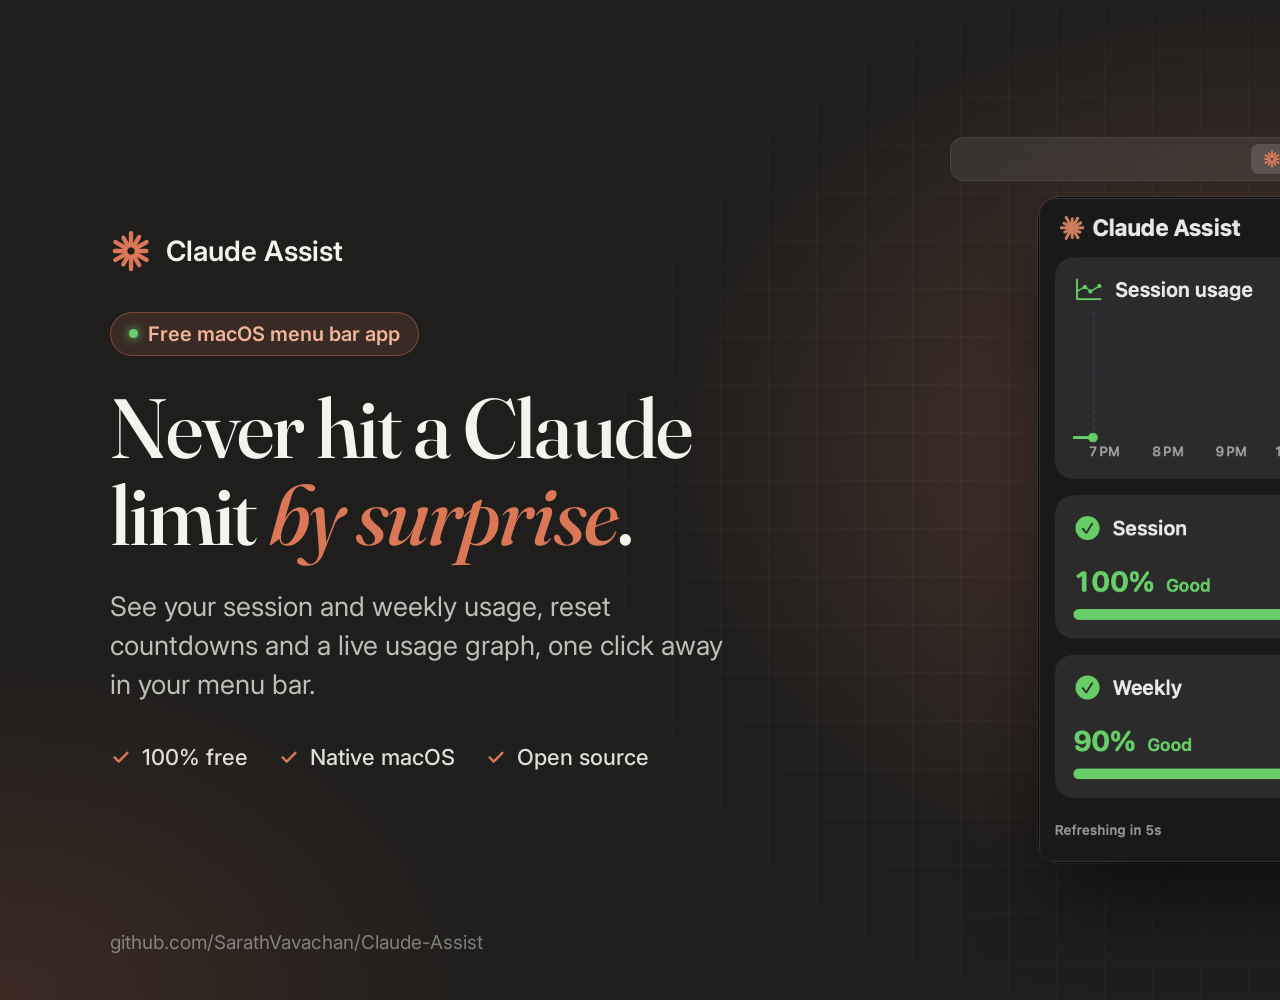
<file: marketing/reddit-post.html>
<!DOCTYPE html>
<html><head><meta charset="utf-8">
<link href="https://fonts.googleapis.com/css2?family=Fraunces:opsz,wght@9..144,500;9..144,600&family=Inter:wght@400;500;600;700&display=swap" rel="stylesheet">
<style>
*{box-sizing:border-box;margin:0;padding:0}
html,body{width:1600px;height:1000px;overflow:hidden}
body{font-family:Inter,-apple-system,sans-serif;color:#F4F3EE;
 background:radial-gradient(900px 700px at 78% 45%,rgba(217,119,87,.28),transparent 65%),
            radial-gradient(700px 500px at 0% 100%,rgba(193,95,60,.18),transparent 70%),#1F1E1D;
 position:relative}
.grid{position:absolute;inset:0;background-image:linear-gradient(rgba(255,255,255,.035) 1px,transparent 1px),linear-gradient(90deg,rgba(255,255,255,.035) 1px,transparent 1px);background-size:48px 48px;mask-image:radial-gradient(circle at 70% 50%,#000 20%,transparent 75%)}
.wrap{position:relative;display:flex;align-items:center;height:100%;padding:0 110px;gap:90px}
.copy{flex:1}
.brand{display:flex;align-items:center;gap:14px;font-weight:600;font-size:28px;margin-bottom:40px}
.brand svg{width:42px;height:42px;color:#D97757}
.pill{display:inline-flex;align-items:center;gap:10px;padding:9px 18px;border-radius:999px;background:rgba(217,119,87,.14);border:1px solid rgba(217,119,87,.4);color:#F0B49C;font-weight:600;font-size:20px;margin-bottom:28px}
.pill i{width:9px;height:9px;border-radius:50%;background:#6BD06B;box-shadow:0 0 10px #6BD06B}
h1{font-family:Fraunces,Georgia,serif;font-weight:500;font-size:84px;line-height:1.04;letter-spacing:-.02em}
h1 em{font-style:italic;color:#D97757}
p.sub{margin-top:28px;font-size:27px;line-height:1.45;color:rgba(244,243,238,.75);max-width:640px}
ul{list-style:none;display:flex;gap:30px;margin-top:40px}
li{display:flex;align-items:center;gap:10px;font-size:22px;font-weight:500;color:rgba(244,243,238,.9)}
li svg{width:22px;height:22px;color:#D97757}
.visual{position:relative;width:540px;flex:none}
.menubar{display:flex;align-items:center;justify-content:flex-end;gap:22px;height:44px;padding:0 20px;border-radius:14px;background:rgba(255,255,255,.08);backdrop-filter:blur(10px);border:1px solid rgba(255,255,255,.08);margin-bottom:16px;font-size:17px;font-weight:500;color:rgba(255,255,255,.85)}
.mb{display:flex;align-items:center;gap:8px;padding:5px 12px;border-radius:8px;background:rgba(255,255,255,.14)}
.mb svg{width:18px;height:18px;color:#D97757}
.mb b{color:#6BD06B}
.shot{display:block;width:430px;margin-left:auto;margin-right:22px;border-radius:22px;box-shadow:0 40px 90px -20px rgba(0,0,0,.75),0 0 0 1px rgba(255,255,255,.08)}
.foot{position:absolute;left:110px;bottom:46px;font-size:19px;color:rgba(244,243,238,.45)}
</style></head><body>
<svg width="0" height="0" style="position:absolute"><symbol id="spark" viewBox="-12 -12 24 24"><g fill="currentColor">
<rect x="-1.25" y="-11.5" width="2.5" height="9.5" rx="1.25"/><rect x="-1.25" y="-10.5" width="2.5" height="8.5" rx="1.25" transform="rotate(30)"/><rect x="-1.25" y="-11.5" width="2.5" height="9.5" rx="1.25" transform="rotate(60)"/><rect x="-1.25" y="-10" width="2.5" height="8" rx="1.25" transform="rotate(90)"/><rect x="-1.25" y="-11.5" width="2.5" height="9.5" rx="1.25" transform="rotate(120)"/><rect x="-1.25" y="-10.5" width="2.5" height="8.5" rx="1.25" transform="rotate(150)"/><rect x="-1.25" y="-11.5" width="2.5" height="9.5" rx="1.25" transform="rotate(180)"/><rect x="-1.25" y="-10" width="2.5" height="8" rx="1.25" transform="rotate(210)"/><rect x="-1.25" y="-11.5" width="2.5" height="9.5" rx="1.25" transform="rotate(240)"/><rect x="-1.25" y="-10.5" width="2.5" height="8.5" rx="1.25" transform="rotate(270)"/><rect x="-1.25" y="-11.5" width="2.5" height="9.5" rx="1.25" transform="rotate(300)"/><rect x="-1.25" y="-10" width="2.5" height="8" rx="1.25" transform="rotate(330)"/></g></symbol>
<symbol id="ck" viewBox="0 0 24 24"><path d="M5 12.5l4.5 4.5L19 7.5" fill="none" stroke="currentColor" stroke-width="2.6" stroke-linecap="round" stroke-linejoin="round"/></symbol></svg>
<div class="grid"></div>
<div class="wrap">
  <div class="copy">
    <div class="brand"><svg><use href="#spark"/></svg>Claude Assist</div>
    <div class="pill"><i></i>Free macOS menu bar app</div>
    <h1>Never hit a Claude<br>limit <em>by surprise</em>.</h1>
    <p class="sub">See your session and weekly usage, reset countdowns and a live usage graph, one click away in your menu bar.</p>
    <ul>
      <li><svg><use href="#ck"/></svg>100% free</li>
      <li><svg><use href="#ck"/></svg>Native macOS</li>
      <li><svg><use href="#ck"/></svg>Open source</li>
    </ul>
  </div>
  <div class="visual">
    <div class="menubar"><span class="mb"><svg><use href="#spark"/></svg><b>100%</b></span><span>Sun 7:20 PM</span></div>
    <img class="shot" src="../assets/app-ui.png" alt="">
  </div>
</div>
<div class="foot">github.com/SarathVavachan/Claude-Assist</div>
</body></html>
</file>
